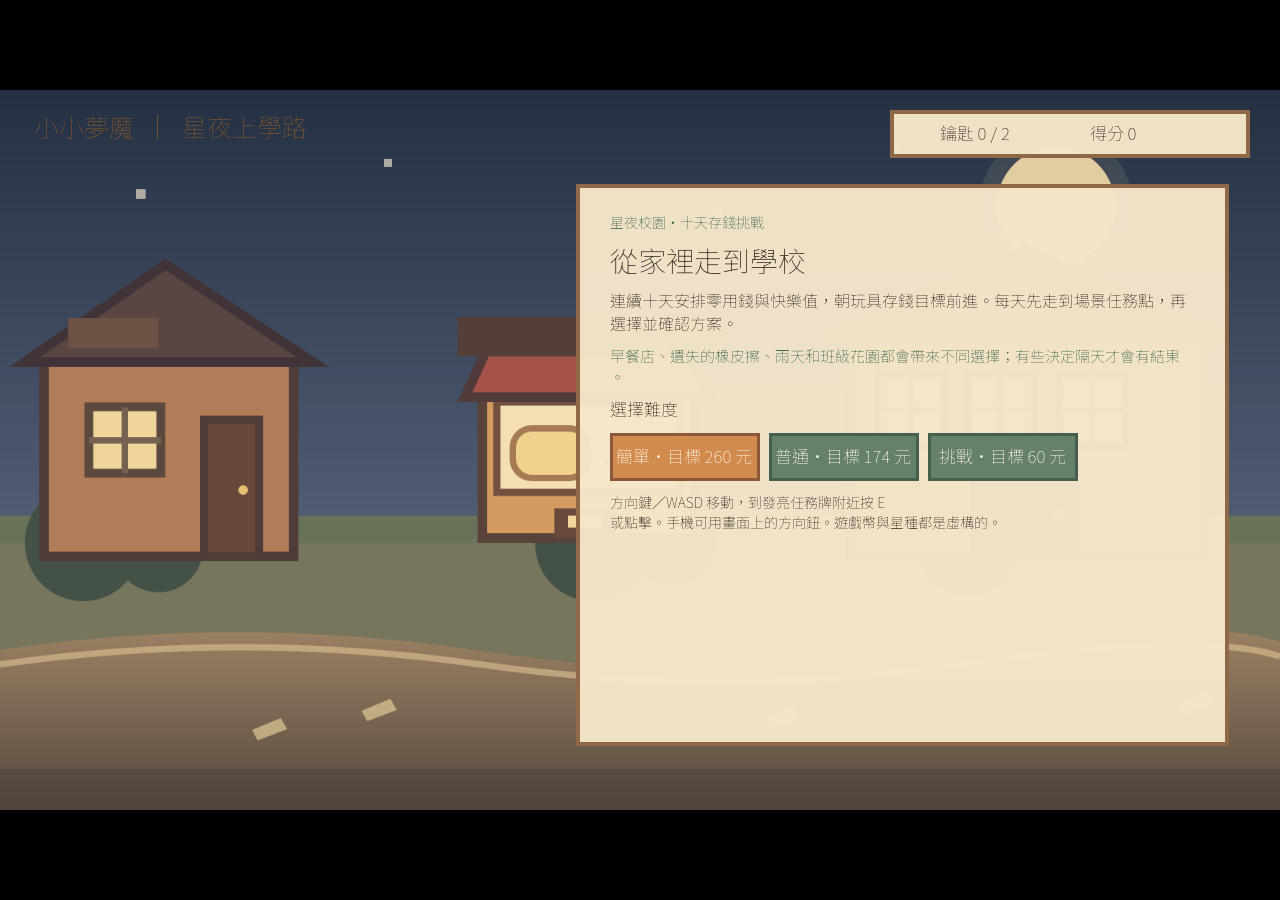
<file: index.html>
<!DOCTYPE html>
<html lang="zh-Hant">
	<head>
		<meta charset="utf-8">
		<meta name="viewport" content="width=device-width, user-scalable=no, initial-scale=1.0">
		<title>小小夢魔：星夜理財夢</title>
		<style>
html, body, #canvas {
	margin: 0;
	padding: 0;
	border: 0;
}

body {
	color: white;
	background-color: black;
	overflow: hidden;
	touch-action: none;
}

#canvas {
	display: block;
}

#canvas:focus {
	outline: none;
}

#status, #status-splash, #status-progress {
	position: absolute;
	left: 0;
	right: 0;
}

#status, #status-splash {
	top: 0;
	bottom: 0;
}

#status {
	background-color: #242424;
	display: flex;
	flex-direction: column;
	justify-content: center;
	align-items: center;
	visibility: hidden;
}

#status-splash {
	max-height: 100%;
	max-width: 100%;
	margin: auto;
}

#status-splash.show-image--false {
	display: none;
}

#status-splash.fullsize--true {
	height: 100%;
	width: 100%;
	object-fit: contain;
}

#status-splash.use-filter--false {
	image-rendering: pixelated;
}

#status-progress, #status-notice {
	display: none;
}

#status-progress {
	bottom: 10%;
	width: 50%;
	margin: 0 auto;
}

#status-notice {
	background-color: #5b3943;
	border-radius: 0.5rem;
	border: 1px solid #9b3943;
	color: #e0e0e0;
	font-family: 'Noto Sans', 'Droid Sans', Arial, sans-serif;
	line-height: 1.3;
	margin: 0 2rem;
	overflow: hidden;
	padding: 1rem;
	text-align: center;
	z-index: 1;
}
		</style>
		<link id="-gd-engine-icon" rel="icon" type="image/png" href="index.icon.png" />
<link rel="apple-touch-icon" href="index.apple-touch-icon.png"/>

	</head>
	<body>
		<canvas id="canvas">
			Your browser does not support the canvas tag.
		</canvas>

		<noscript>
			Your browser does not support JavaScript.
		</noscript>

		<div id="status">
			<img id="status-splash" class="show-image--true fullsize--true use-filter--true" src="index.png" alt="">
			<progress id="status-progress"></progress>
			<div id="status-notice"></div>
		</div>

		<script src="index.js"></script>
		<script>
const GODOT_CONFIG = {"args":[],"canvasResizePolicy":2,"emscriptenPoolSize":8,"ensureCrossOriginIsolationHeaders":true,"executable":"index","mainPack":"index-0a45324a0366.pck","experimentalVK":false,"fileSizes":{"index-0a45324a0366.pck":9037108,"index.wasm":39514754},"focusCanvas":true,"gdextensionLibs":[],"godotPoolSize":4};
const GODOT_THREADS_ENABLED = false;
const engine = new Engine(GODOT_CONFIG);

(function () {
	const statusOverlay = document.getElementById('status');
	const statusProgress = document.getElementById('status-progress');
	const statusNotice = document.getElementById('status-notice');

	let initializing = true;
	let statusMode = '';

	function setStatusMode(mode) {
		if (statusMode === mode || !initializing) {
			return;
		}
		if (mode === 'hidden') {
			statusOverlay.remove();
			initializing = false;
			return;
		}
		statusOverlay.style.visibility = 'visible';
		statusProgress.style.display = mode === 'progress' ? 'block' : 'none';
		statusNotice.style.display = mode === 'notice' ? 'block' : 'none';
		statusMode = mode;
	}

	function setStatusNotice(text) {
		while (statusNotice.lastChild) {
			statusNotice.removeChild(statusNotice.lastChild);
		}
		const lines = text.split('\n');
		lines.forEach((line) => {
			statusNotice.appendChild(document.createTextNode(line));
			statusNotice.appendChild(document.createElement('br'));
		});
	}

	function displayFailureNotice(err) {
		console.error(err);
		if (err instanceof Error) {
			setStatusNotice(err.message);
		} else if (typeof err === 'string') {
			setStatusNotice(err);
		} else {
			setStatusNotice('An unknown error occurred.');
		}
		setStatusMode('notice');
		initializing = false;
	}

	const missing = Engine.getMissingFeatures({
		threads: GODOT_THREADS_ENABLED,
	});

	if (missing.length !== 0) {
		if (GODOT_CONFIG['serviceWorker'] && GODOT_CONFIG['ensureCrossOriginIsolationHeaders'] && 'serviceWorker' in navigator) {
			let serviceWorkerRegistrationPromise;
			try {
				serviceWorkerRegistrationPromise = navigator.serviceWorker.getRegistration();
			} catch (err) {
				serviceWorkerRegistrationPromise = Promise.reject(new Error('Service worker registration failed.'));
			}
			// There's a chance that installing the service worker would fix the issue
			Promise.race([
				serviceWorkerRegistrationPromise.then((registration) => {
					if (registration != null) {
						return Promise.reject(new Error('Service worker already exists.'));
					}
					return registration;
				}).then(() => engine.installServiceWorker()),
				// For some reason, `getRegistration()` can stall
				new Promise((resolve) => {
					setTimeout(() => resolve(), 2000);
				}),
			]).then(() => {
				// Reload if there was no error.
				window.location.reload();
			}).catch((err) => {
				console.error('Error while registering service worker:', err);
			});
		} else {
			// Display the message as usual
			const missingMsg = 'Error\nThe following features required to run Godot projects on the Web are missing:\n';
			displayFailureNotice(missingMsg + missing.join('\n'));
		}
	} else {
		setStatusMode('progress');
		engine.startGame({
			'onProgress': function (current, total) {
				if (current > 0 && total > 0) {
					statusProgress.value = current;
					statusProgress.max = total;
				} else {
					statusProgress.removeAttribute('value');
					statusProgress.removeAttribute('max');
				}
			},
		}).then(() => {
			setStatusMode('hidden');
		}, displayFailureNotice);
	}
}());
		</script>
	</body>
</html>
</file>
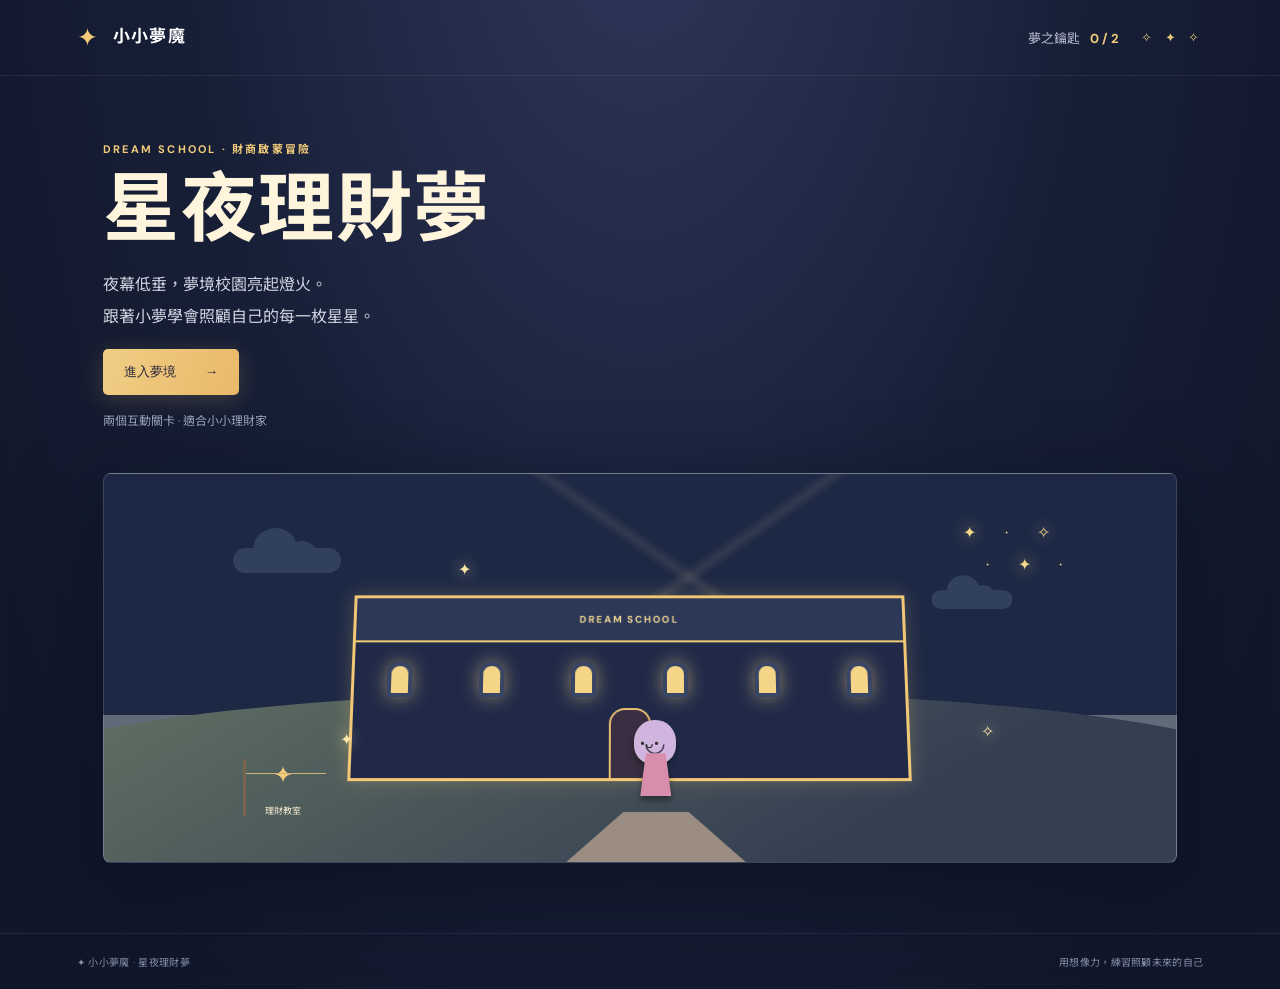
<file: legacy-html/index.html>
﻿<!doctype html>
<html lang="zh-Hant">
<head>
  <meta charset="utf-8"><meta name="viewport" content="width=device-width,initial-scale=1">
  <meta name="theme-color" content="#101629"><meta name="description" content="小小夢魔：在星夜校園學習生活理財與投資，闖過兩道關卡，收集夢之鑰匙！">
  <title>小小夢魔：星夜理財夢</title><link rel="stylesheet" href="style.css">
</head>
<body>
  <div class="sky" aria-hidden="true"><span class="moon"></span><span class="starfield"></span></div>
  <header class="topbar"><a class="brand" href="#home" aria-label="小小夢魔首頁"><span class="brand-mark">✦</span> 小小夢魔</a><div class="hud"><span>夢之鑰匙 <b id="key-count">0 / 2</b></span><span class="sound" aria-label="星星裝飾">✧ ✦ ✧</span></div></header>
  <main id="app">
    <section id="home" class="screen active hero-screen">
      <div class="hero-copy"><p class="eyebrow">DREAM SCHOOL · 財商啟蒙冒險</p><h1>星夜理財夢</h1><p class="lead">夜幕低垂，夢境校園亮起燈火。<br>跟著小夢學會照顧自己的每一枚星星。</p><button class="primary" data-action="start">進入夢境 <span>→</span></button><p class="micro">兩個互動關卡 · 適合小小理財家</p></div>
      <div class="school" aria-label="星夜校園插畫"><div class="constellation">✦　·　✧<br>　·　✦　·</div><div class="cloud c1"></div><div class="cloud c2"></div><div class="hill"></div><div class="school-building"><div class="roof">DREAM SCHOOL</div><div class="windows"><i></i><i></i><i></i><i></i><i></i><i></i></div><div class="door"></div></div><div class="path"></div><div class="hero-character"><span class="hood">◡</span><span class="face">•ᴗ•</span><span class="coat"></span></div><div class="signpost">✦<br><small>理財教室</small></div><div class="firefly f1">✦</div><div class="firefly f2">✧</div><div class="firefly f3">✦</div></div>
    </section>
    <section id="map" class="screen map-screen"><div class="section-head"><p class="eyebrow">THE DREAM SCHOOL</p><h2>星夜校園</h2><p>找到閃著光的教室，完成挑戰，取回夢之鑰匙。</p></div><div class="map-scene"><div class="map-ground"></div><div class="map-path"></div><button class="level-node node-one available" data-level="0"><span class="node-icon">☾</span><span class="node-label">第一關<br><b>願望雜貨店</b></span><span class="node-state">開始探索</span></button><button class="level-node node-two locked" data-level="1"><span class="node-icon">✦</span><span class="node-label">第二關<br><b>星星投資園</b></span><span class="node-state" id="level-two-state">需要第一把鑰匙</span></button><div class="map-tree tree-one">♣</div><div class="map-tree tree-two">♣</div><div class="map-lamp">☼</div><div class="map-lamp lamp-two">☼</div><div class="map-avatar">☻</div></div><div class="score-strip"><span>目前總分</span><b id="map-score">0</b><span>／ 200</span></div></section>
    <section id="game" class="screen game-screen"><div class="game-top"><button class="back-button" data-action="map">← 校園地圖</button><div class="progress-label" id="stage-label">第一關 · 願望雜貨店</div><div class="score-pill">本關得分 <b id="stage-score">0</b></div></div><div class="level-banner"><div><p class="eyebrow" id="level-eyebrow">LEVEL 01 · NEEDS & WANTS</p><h2 id="level-title">願望雜貨店</h2><p id="level-intro"></p></div><div class="banner-art" id="banner-art">✦<span>☾</span>✧</div></div><div class="question-card"><div class="question-meta"><span id="question-counter">挑戰 1 / 3</span><span class="dots" id="question-dots"></span></div><h3 id="question-text"></h3><p class="question-hint" id="question-hint">想一想，再選擇你覺得最好的做法。</p><div class="answers" id="answers"></div><div class="feedback" id="feedback" aria-live="polite"></div><button class="next-button" id="next-button" hidden>繼續前進 <span>→</span></button></div><p class="game-note">答對一題得 30 分；試著想想為什麼，學到的比星星更珍貴。</p></section>
    <section id="key-screen" class="screen key-screen"><div class="key-glow">✦<div class="key-symbol">⚿</div></div><p class="eyebrow">A DREAM KEY FOUND</p><h2>夢之鑰匙到手！</h2><p id="key-message"></p><div class="key-score">本關得分 <b id="key-score-value">0</b> <span>/ 90</span></div><button class="primary" id="key-continue">返回校園 <span>→</span></button></section>
    <section id="results" class="screen results-screen"><div class="result-stars">✦　✧　✦</div><p class="eyebrow">YOUR DREAM JOURNAL</p><h2>夢境探索完成！</h2><p class="result-lead">你讓兩把夢之鑰匙都亮了起來。</p><div class="result-card"><div class="total-score"><span>理財冒險總分</span><b id="final-score">0</b><small>/ 180 分</small></div><div class="level-results" id="level-results"></div><div class="progress-title">我的理財進步</div><div class="growth-grid"><article><span>☾</span><b>分辨需要與想要</b><small>先照顧生活需要，再為喜歡的東西存錢。</small></article><article><span>✦</span><b>懂得分散與等待</b><small>投資有風險，分散選擇並耐心觀察。</small></article></div></div><button class="primary" data-action="restart">再玩一次 <span>↻</span></button><p class="micro">小提醒：投資有風險，先學習、和家人討論再行動。</p></section>
  </main>
  <footer><span>✦ 小小夢魔 · 星夜理財夢</span><span>用想像力，練習照顧未來的自己</span></footer>
  <script src="game.js"></script>
</body></html>
</file>
<file: legacy-html/style.css>
@import url('https://fonts.googleapis.com/css2?family=DM+Sans:wght@400;500;600;700&family=Noto+Sans+TC:wght@400;500;600;700;800&display=swap');
:root{font-family:'DM Sans','Noto Sans TC',sans-serif;color:#f6f2ff;background:#101629;font-synthesis:none;--cream:#fff5d6;--pink:#f3a9c8;--gold:#f3cc79;--muted:#b8bdd2;--panel:#202842;--line:#454c69}*{box-sizing:border-box}body{margin:0;min-height:100vh;overflow-x:hidden;background:radial-gradient(ellipse at 50% -15%,#30385d 0%,#171f37 50%,#11172a 88%);position:relative}.sky{position:fixed;inset:0;pointer-events:none;overflow:hidden;z-index:-1}.moon{position:absolute;width:100px;height:100px;border-radius:50%;left:8%;top:15%;background:#f9dfa3;box-shadow:0 0 55px #f9dfa344}.starfield{position:absolute;inset:0;opacity:.5;background-image:radial-gradient(2px 2px at 9% 31%,#fff 98%,transparent),radial-gradient(1.5px 1.5px at 66% 16%,#fff 98%,transparent),radial-gradient(2px 2px at 82% 42%,#f4d88d 98%,transparent),radial-gradient(1px 1px at 38% 14%,#fff 98%,transparent),radial-gradient(2px 2px at 72% 77%,#fff 98%,transparent),radial-gradient(1px 1px at 23% 71%,#f4d88d 98%,transparent);background-size:390px 250px}.topbar{height:76px;display:flex;align-items:center;justify-content:space-between;padding:0 clamp(20px,6vw,92px);border-bottom:1px solid #ffffff12}.brand{text-decoration:none;color:#fff;font-size:17px;font-weight:700;letter-spacing:.08em}.brand-mark{color:var(--gold);font-size:25px;vertical-align:middle;margin-right:8px}.hud{display:flex;align-items:center;gap:22px;font-size:13px;color:var(--muted)}.hud b{color:var(--gold);margin-left:7px}.sound{color:#e5c879;letter-spacing:.35em}main{min-height:calc(100vh - 132px)}.screen{display:none;max-width:1130px;margin:0 auto;padding:58px 28px 70px;animation:enter .45s ease both}.screen.active{display:block}@keyframes enter{from{opacity:0;transform:translateY(9px)}to{opacity:1;transform:translateY(0)}}h1,h2,h3,p{margin-top:0}h1{font-size:clamp(46px,7vw,76px);line-height:1.08;letter-spacing:.02em;margin:13px 0 18px;color:#fff4dc}h2{font-size:34px;margin:10px 0;color:#fff4dc}h3{font-size:23px;line-height:1.55;margin:26px 0 10px}.eyebrow{font-size:11px;letter-spacing:.2em;color:var(--gold);font-weight:700;margin-bottom:11px}.lead{font-size:16px;line-height:2;color:#d0d2df}.micro{color:#9ba2bd;font-size:12px;margin-top:16px}.primary,.next-button{background:linear-gradient(110deg,#f0ce85,#e9b96a);border:0;border-radius:5px;padding:14px 21px;color:#28243b;font:700 14px inherit;cursor:pointer;box-shadow:0 5px 23px #e7bc6b33;transition:transform .18s,box-shadow .18s}.primary:hover,.next-button:hover{transform:translateY(-2px);box-shadow:0 8px 27px #e7bc6b55}.primary span,.next-button span{padding-left:25px}.hero-screen{display:grid;grid-template-columns:.8fr 1.2fr;align-items:center;gap:45px;padding-top:64px}.hero-copy{padding:0 0 32px}.school{height:390px;position:relative;isolation:isolate;overflow:hidden;background:linear-gradient(#1d2845 0 62%,#606a79 62%);border-radius:8px;border:1px solid #ffffff22;box-shadow:0 22px 80px #060b1880}.school:before{content:"";position:absolute;inset:0;background:linear-gradient(145deg,transparent 44%,#e8cf9d1b 45%,transparent 46%),linear-gradient(35deg,transparent 60%,#e8cf9d1b 61%,transparent 62%);z-index:-1}.constellation{position:absolute;right:10%;top:11%;color:#f4d88d;line-height:2;letter-spacing:.4em;text-shadow:0 0 15px #f4d88d}.cloud{position:absolute;height:25px;width:108px;border-radius:30px;background:#374766;opacity:.8}.cloud:before,.cloud:after{content:"";position:absolute;border-radius:50%;background:inherit}.cloud:before{width:45px;height:45px;left:20px;bottom:0}.cloud:after{width:32px;height:32px;left:53px;bottom:0}.c1{top:19%;left:12%}.c2{top:29%;right:14%;transform:scale(.75)}.hill{position:absolute;inset:auto -10% 0;height:44%;border-radius:50% 50% 0 0;background:linear-gradient(150deg,#647564,#343f52 70%)}.school-building{position:absolute;width:52%;height:48%;left:23%;top:31%;background:#202a48;border:3px solid #f2c776;box-shadow:0 0 17px #f3ce773d;transform:perspective(360px) rotateX(3deg)}.roof{height:25%;background:#2d3858;border-bottom:2px solid #f3ce77;display:grid;place-items:center;color:#f5d991;font-weight:700;font-size:10px;letter-spacing:.18em}.windows{display:flex;justify-content:space-around;padding-top:20px}.windows i{width:25px;height:35px;background:#f5d587;border:4px solid #394564;border-radius:12px 12px 2px 2px;box-shadow:0 0 18px #f5d58788}.door{position:absolute;width:42px;height:69px;bottom:0;left:calc(50% - 21px);background:#392e42;border:2px solid #e7bd72;border-bottom:0;border-radius:16px 16px 0 0}.path{position:absolute;bottom:-18%;left:39%;width:25%;height:37%;transform:perspective(190px) rotateX(36deg);background:#9b8d82;clip-path:polygon(35% 0,65% 0,100% 100%,0 100%)}.hero-character{position:absolute;left:49%;bottom:17%;width:52px;height:76px;text-align:center;filter:drop-shadow(0 4px 3px #1118)}.hood{position:absolute;top:0;left:5px;width:42px;height:44px;background:#d0b6df;border-radius:48% 48% 42% 42%;font-size:25px;color:#40364e;padding-top:6px}.face{position:absolute;top:14px;left:11px;color:#333;font-size:14px}.coat{position:absolute;bottom:0;left:11px;width:31px;height:43px;background:#d98dac;clip-path:polygon(18% 0,82% 0,100% 100%,0 100%)}.signpost{position:absolute;left:13%;bottom:12%;width:76px;height:57px;border-left:3px solid #79644d;color:var(--gold);font-size:24px;text-align:center}.signpost:after{content:"";position:absolute;top:14px;left:0;width:80px;border-top:1px solid #d0b477}.signpost small{font-size:9px;color:#f5e9cf}.firefly{position:absolute;color:#ffe7a8;text-shadow:0 0 14px #ffe7a8}.f1{left:33%;top:22%}.f2{right:17%;bottom:31%}.f3{left:22%;bottom:29%}.section-head{text-align:center}.section-head>p:last-child{color:var(--muted)}.map-scene{height:350px;margin:36px auto 18px;max-width:860px;position:relative;overflow:hidden;border-radius:8px;border:1px solid #ffffff20;background:linear-gradient(#26314a 0 47%,#596857 47%);isolation:isolate}.map-ground{position:absolute;inset:50% -10% -20%;background:linear-gradient(155deg,#75836e,#4f6258);clip-path:polygon(0 20%,76% 0,100% 36%,100% 100%,0 100%)}.map-path{position:absolute;left:25%;top:57%;height:120px;width:53%;border-bottom:5px dashed #cab996;border-radius:50%;transform:rotate(-8deg)}.level-node{position:absolute;z-index:2;width:180px;min-height:106px;border:1px solid #f0d28b88;border-radius:8px;background:#202943eF;color:#f4f0e7;padding:12px;cursor:pointer;box-shadow:0 8px 24px #09102070;text-align:left}.level-node:hover:not(.locked){transform:translateY(-4px);box-shadow:0 10px 32px #f0cf7845}.node-one{left:20%;top:31%}.node-two{right:17%;top:22%}.node-icon{float:left;width:40px;height:40px;margin:4px 10px 22px 0;border-radius:50%;display:grid;place-items:center;color:#f7d382;background:#4c4960;font-size:22px}.node-label{font-size:11px;color:#bbc2d0;line-height:1.65}.node-label b{font-size:14px;color:#fff1d1}.node-state{display:block;font-size:10px;color:#f2cc79;margin-top:7px}.locked{opacity:.56;cursor:not-allowed}.map-tree{position:absolute;z-index:1;color:#31473f;font-size:67px;text-shadow:0 8px 0 #354b42}.tree-one{left:8%;bottom:22%}.tree-two{right:7%;bottom:18%}.map-lamp{position:absolute;left:47%;bottom:17%;font-size:32px;color:#f2ce84;text-shadow:0 0 22px #ffe19d}.lamp-two{left:76%;bottom:26%}.map-avatar{position:absolute;left:51%;bottom:14%;color:#f1bad0;font-size:35px}.score-strip{display:flex;justify-content:center;gap:9px;color:var(--muted);font-size:13px}.score-strip b{color:var(--gold)}.game-screen{max-width:900px;padding-top:32px}.game-top{display:flex;justify-content:space-between;align-items:center;color:#c7ccdc;font-size:12px}.back-button{background:none;border:0;color:#bdc3d7;font:inherit;cursor:pointer;padding:8px 0}.back-button:hover{color:#fff}.progress-label{letter-spacing:.04em}.score-pill{border:1px solid #ffffff20;border-radius:30px;padding:8px 14px;color:#c7ccdc}.score-pill b{color:var(--gold);margin-left:6px}.level-banner{margin:24px 0 18px;min-height:130px;border:1px solid #ffffff1c;border-radius:7px;background:linear-gradient(110deg,#33314d,#252e47);padding:21px 26px;display:flex;align-items:center;justify-content:space-between;overflow:hidden}.level-banner h2{font-size:26px;margin:0 0 7px}.level-banner p:last-child{font-size:12px;color:#c3c6d4;margin:0}.banner-art{font-size:32px;color:#f5d58d;text-shadow:0 0 20px #f4cd7a;position:relative;padding-right:40px}.banner-art span{font-size:57px;color:#d8aacb;vertical-align:middle;margin:0 8px}.question-card{background:#f5f2ed;color:#282b3d;border-radius:8px;padding:24px 32px 27px;box-shadow:0 18px 55px #080d1d55}.question-meta{display:flex;justify-content:space-between;font-size:11px;color:#73778b}.dots{display:flex;gap:6px}.dots i{display:block;width:7px;height:7px;border-radius:50%;background:#d9d8d8}.dots i.done{background:#c5a052}.question-card h3{font-size:21px;margin:22px 0 8px;min-height:62px}.question-hint{color:#72768a;font-size:12px;margin-bottom:19px}.answers{display:grid;gap:10px}.answer{display:flex;align-items:center;gap:12px;text-align:left;width:100%;padding:13px 15px;border-radius:5px;border:1px solid #d7d8dc;background:#fff;color:#33354a;font:500 14px inherit;cursor:pointer;transition:.15s}.answer:hover:not(:disabled){border-color:#c3a35d;background:#fffaf0}.answer .letter{display:grid;place-items:center;flex:0 0 26px;height:26px;border-radius:50%;background:#ecebf0;color:#656779;font-size:11px}.answer.correct{border-color:#5e9c7e;background:#eff8f1}.answer.incorrect{border-color:#d38c91;background:#fff1f1}.answer:disabled{cursor:default}.feedback{min-height:24px;margin-top:12px;font-size:12px;color:#537e63}.feedback.wrong{color:#a95d69}.next-button{display:block;margin:7px 0 0 auto;padding:12px 17px;font-size:13px}.game-note{text-align:center;color:#aeb5c9;font-size:11px;margin-top:17px}.key-screen,.results-screen{text-align:center;max-width:760px;padding-top:50px}.key-glow{position:relative;width:105px;height:105px;border-radius:50%;margin:0 auto 25px;background:#f0cd7f20;display:grid;place-items:center;color:#f3d489;font-size:37px;box-shadow:0 0 48px #f0cd7f35}.key-symbol{position:absolute;font-size:55px;color:#ffdfa0;text-shadow:0 0 15px #f1cf80}.key-screen h2,.results-screen h2{font-size:32px}.key-screen>p:not(.eyebrow){color:#c5cada}.key-score{margin:22px auto;color:#c4c9d6}.key-score b{font-size:27px;color:var(--gold);margin-left:8px}.key-score span{font-size:13px;color:#979fb5}.key-screen .primary{margin-top:8px}.result-stars{font-size:28px;letter-spacing:.3em;color:#f4d587;text-shadow:0 0 22px #f4d587}.result-lead{color:#cbd0dd;margin-bottom:26px}.result-card{padding:24px;border:1px solid #ffffff20;border-radius:9px;background:#202943cc;text-align:left;margin:0 auto 24px}.total-score{display:flex;align-items:baseline;gap:9px;padding-bottom:18px;border-bottom:1px solid #ffffff1a;color:#c5c9d7}.total-score b{font-size:37px;color:var(--gold)}.total-score small{color:#959db3}.level-results{display:grid;grid-template-columns:1fr 1fr;gap:12px;padding:16px 0;border-bottom:1px solid #ffffff1a}.level-result{padding:12px;background:#ffffff08;border-radius:5px;color:#bbc2d3;font-size:12px}.level-result b{display:block;color:#f4daa0;font-size:19px;margin-top:5px}.progress-title{font-size:12px;color:var(--gold);font-weight:700;margin:19px 0 11px}.growth-grid{display:grid;grid-template-columns:1fr 1fr;gap:11px}.growth-grid article{padding:13px;background:#ffffff08;border-radius:5px;display:grid;grid-template-columns:26px 1fr;column-gap:7px;align-items:center}.growth-grid article>span{grid-row:span 2;color:#f3d286;font-size:19px}.growth-grid b{font-size:12px}.growth-grid small{font-size:10px;line-height:1.7;color:#aeb5c7;margin-top:5px}footer{min-height:56px;border-top:1px solid #ffffff12;display:flex;align-items:center;justify-content:space-between;padding:0 clamp(20px,6vw,92px);font-size:10px;color:#8790aa;letter-spacing:.03em}
@media(max-width:700px){.topbar{height:62px;padding:0 18px}.sound{display:none}.screen{padding:39px 19px 54px}.hero-screen{grid-template-columns:1fr;gap:8px;padding-top:42px}.hero-copy{padding-bottom:0}.lead{font-size:14px}.school{height:265px}.moon{width:65px;height:65px;left:3%;top:13%}.map-scene{height:360px;margin-top:26px}.node-one{left:5%;top:34%;transform:scale(.88);transform-origin:left center}.node-two{right:1%;top:19%;transform:scale(.85);transform-origin:right center}.map-path{left:19%;width:74%;top:56%}.game-top{gap:10px}.game-top .progress-label{display:none}.level-banner{padding:17px}.level-banner h2{font-size:22px}.banner-art{font-size:23px;padding:0}.banner-art span{font-size:42px}.question-card{padding:19px 17px 20px}.question-card h3{font-size:18px;min-height:0}.answer{font-size:13px;line-height:1.55}.growth-grid{grid-template-columns:1fr}.result-card{padding:17px}.level-results{gap:7px}.level-result{font-size:11px}footer{padding:12px 18px;gap:8px;line-height:1.6}footer span:last-child{text-align:right}}@media(prefers-reduced-motion:reduce){*,*:before,*:after{animation-duration:.01ms!important;scroll-behavior:auto!important;transition-duration:.01ms!important}}
</file>
